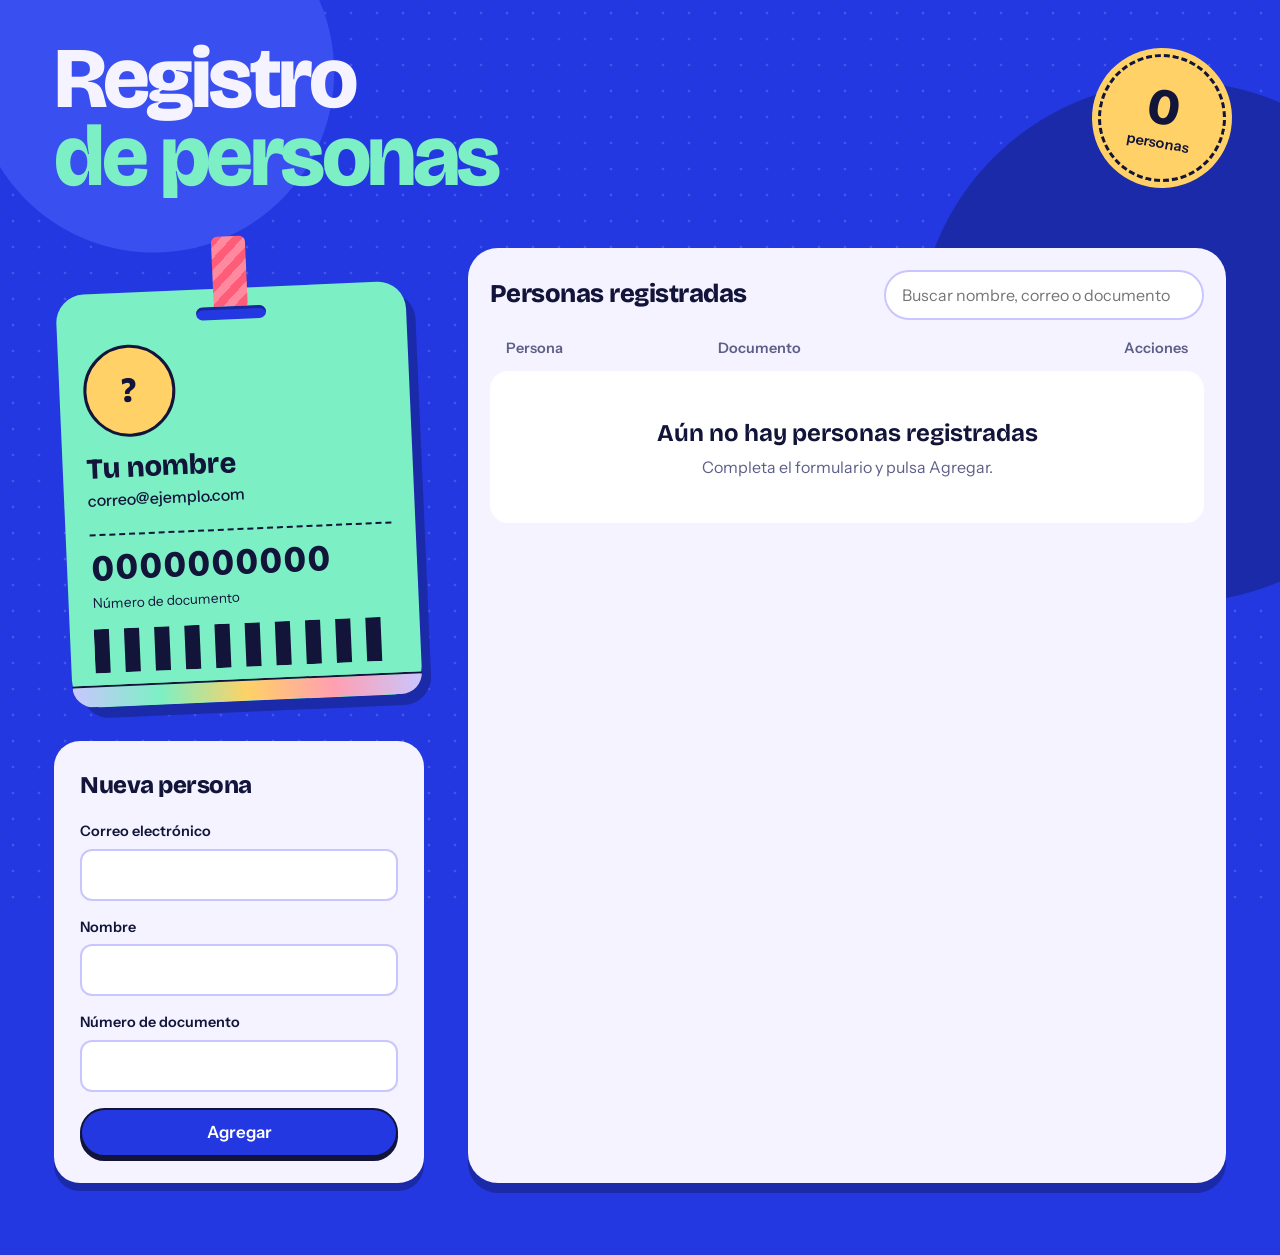
<file: src/features/crud/index.html>
<!DOCTYPE html>
<html lang="es">
<head>
    <meta charset="UTF-8">
    <meta name="viewport" content="width=device-width, initial-scale=1.0">
    <title>Registro de personas</title>
    <link rel="preconnect" href="https://fonts.googleapis.com">
    <link rel="preconnect" href="https://fonts.gstatic.com" crossorigin>
    <link href="https://fonts.googleapis.com/css2?family=Bricolage+Grotesque:opsz,wght@12..96,600;12..96,800&family=Instrument+Sans:wght@400;500;600&display=swap" rel="stylesheet">
    <style>
        :root {
            --cobalto: #2338e0;
            --cobalto-claro: #3a4ff0;
            --cobalto-oscuro: #1a2aa8;
            --papel: #f4f3ff;
            --tinta: #12143a;
            --coral: #ff5c7a;
            --menta: #7cf0c4;
            --lila: #c9c6ff;
            --sol: #ffd166;
            --gris: #5d5f88;
            --display: "Bricolage Grotesque", "Trebuchet MS", sans-serif;
            --texto: "Instrument Sans", "Segoe UI", sans-serif;
        }

        * { box-sizing: border-box; }

        body {
            margin: 0;
            min-height: 100vh;
            background-color: var(--cobalto);
            background-image:
                radial-gradient(circle at 12% 8%, var(--cobalto-claro) 0 180px, transparent 181px),
                radial-gradient(circle at 92% 38%, var(--cobalto-oscuro) 0 260px, transparent 261px),
                radial-gradient(circle at 70% 96%, var(--cobalto-claro) 0 200px, transparent 201px),
                radial-gradient(rgba(244, 243, 255, 0.16) 1.5px, transparent 1.6px);
            background-size: auto, auto, auto, 26px 26px;
            background-attachment: fixed;
            color: var(--tinta);
            font-family: var(--texto);
            font-size: 16px;
            line-height: 1.5;
        }

        .layout {
            max-width: 1220px;
            margin: 0 auto;
            padding: 40px 24px 72px;
            display: grid;
            grid-template-columns: 370px minmax(0, 1fr);
            column-gap: 44px;
        }

        /* ---------- Cabecera ---------- */
        .top {
            grid-column: 1 / -1;
            display: flex;
            align-items: center;
            justify-content: space-between;
            gap: 24px;
            margin-bottom: 52px;
        }
        .top h1 {
            margin: 0;
            font-family: var(--display);
            font-weight: 800;
            font-size: clamp(2.6rem, 7vw, 5.4rem);
            line-height: 0.9;
            letter-spacing: -0.04em;
            color: var(--papel);
        }
        .top h1 span { display: block; color: var(--menta); }

        .sello {
            flex: none;
            display: grid;
            place-content: center;
            width: 128px;
            height: 128px;
            border: 3px dashed var(--tinta);
            border-radius: 50%;
            background: var(--sol);
            box-shadow: 0 0 0 6px var(--sol);
            text-align: center;
            transform: rotate(10deg);
        }
        .sello strong {
            font-family: var(--display);
            font-weight: 800;
            font-size: 3.2rem;
            line-height: 1;
        }
        .sello small { font-weight: 600; font-size: 0.9rem; }

        /* ---------- Columna izquierda ---------- */
        .col-form {
            position: sticky;
            top: 24px;
            align-self: start;
        }

        .carnet {
            position: relative;
            margin: 40px 10px 40px;
            padding: 52px 24px 0;
            border-radius: 28px;
            background: var(--menta);
            box-shadow: 9px 11px 0 var(--cobalto-oscuro);
            transform: rotate(-2.5deg);
            overflow: visible;
        }
        /* cordón */
        .carnet::after {
            content: "";
            position: absolute;
            top: -52px;
            left: 50%;
            width: 34px;
            height: 70px;
            margin-left: -17px;
            background: repeating-linear-gradient(135deg, var(--coral) 0 8px, #ff8aa0 8px 16px);
            border-radius: 6px 6px 0 0;
            z-index: -1;
        }
        /* ranura */
        .carnet::before {
            content: "";
            position: absolute;
            top: 18px;
            left: 50%;
            width: 70px;
            height: 13px;
            margin-left: -35px;
            border-radius: 8px;
            background: var(--cobalto);
            box-shadow: inset 0 3px 0 rgba(0, 0, 0, 0.3);
        }
        .carnet.sellar { animation: sellar 0.5s ease-out; }

        .carnet .avatar { width: 92px; height: 92px; font-size: 2.2rem; }
        .carnet .nombre {
            margin: 16px 0 0;
            font-family: var(--display);
            font-weight: 800;
            font-size: 1.8rem;
            line-height: 1.05;
            overflow-wrap: anywhere;
        }
        .carnet .correo { margin: 4px 0 0; overflow-wrap: anywhere; font-weight: 500; }
        .carnet .documento {
            margin: 22px 0 0;
            padding-top: 14px;
            border-top: 2px dashed var(--tinta);
            font-family: var(--display);
            font-weight: 800;
            font-size: 2.3rem;
            line-height: 1;
            letter-spacing: 0.03em;
            font-variant-numeric: tabular-nums;
            overflow-wrap: anywhere;
        }
        .carnet .nota { margin: 6px 0 16px; font-size: 0.85rem; }
        .barras { display: block; width: 100%; height: 44px; margin-bottom: 12px; }
        .holo {
            height: 22px;
            margin: 0 -24px;
            border-radius: 0 0 28px 28px;
            background: linear-gradient(90deg, var(--lila), var(--menta), var(--sol), #ff9fb2, var(--lila));
            border-top: 2px solid var(--tinta);
        }

        .avatar {
            display: grid;
            place-items: center;
            width: 44px;
            height: 44px;
            border: 3px solid var(--tinta);
            border-radius: 50%;
            background: var(--sol);
            font-family: var(--display);
            font-weight: 800;
            font-size: 1rem;
            flex: none;
        }

        .formulario {
            padding: 26px;
            border-radius: 26px;
            background: var(--papel);
            box-shadow: 0 8px 0 var(--cobalto-oscuro);
        }
        .formulario h2 {
            margin: 0 0 18px;
            font-family: var(--display);
            font-weight: 800;
            font-size: 1.5rem;
            letter-spacing: -0.02em;
        }
        .campo { margin-bottom: 16px; }
        .campo label { display: block; margin-bottom: 6px; font-weight: 600; font-size: 0.9rem; }
        .campo input {
            width: 100%;
            padding: 12px 14px;
            border: 2px solid var(--lila);
            border-radius: 12px;
            background: #fff;
            color: var(--tinta);
            font: inherit;
        }
        .campo input:focus-visible { outline: 3px solid var(--cobalto); outline-offset: 1px; border-color: var(--cobalto); }
        .campo input.invalido { border-color: var(--coral); background: #fff5f7; }

        .mensaje {
            margin: 0 0 16px;
            padding: 10px 14px;
            border-radius: 12px;
            background: #ffe3e8;
            color: #8a1630;
            font-weight: 500;
        }
        .mensaje:empty { display: none; }
        .acciones-form { display: flex; gap: 10px; }

        /* ---------- Botones ---------- */
        .btn {
            display: inline-flex;
            align-items: center;
            justify-content: center;
            gap: 8px;
            padding: 11px 20px;
            border: 2.5px solid var(--tinta);
            border-radius: 999px;
            background: #fff;
            color: var(--tinta);
            font: inherit;
            font-weight: 600;
            line-height: 1;
            white-space: nowrap;
            cursor: pointer;
            box-shadow: 0 4px 0 var(--tinta);
            transition: transform 0.1s ease, box-shadow 0.1s ease;
        }
        .btn:hover { transform: translateY(-2px); box-shadow: 0 6px 0 var(--tinta); }
        .btn:active { transform: translateY(3px); box-shadow: 0 1px 0 var(--tinta); }
        .btn:focus-visible { outline: 3px solid var(--cobalto); outline-offset: 3px; }
        .btn[hidden] { display: none; }
        .btn svg { width: 17px; height: 17px; flex: none; }

        .btn-principal { flex: 1; background: var(--cobalto); border-color: var(--tinta); color: #fff; padding: 14px 20px; font-size: 1.05rem; }
        .btn-editar { background: var(--sol); }
        .btn-eliminar { background: var(--coral); }
        .btn-chico { padding: 9px 14px; font-size: 0.9rem; }

        /* ---------- Tabla ---------- */
        .col-tabla {
            padding: 22px;
            border-radius: 30px;
            background: var(--papel);
            box-shadow: 0 10px 0 var(--cobalto-oscuro);
        }
        .barra {
            display: flex;
            flex-wrap: wrap;
            gap: 12px 16px;
            align-items: center;
            justify-content: space-between;
            margin-bottom: 6px;
        }
        .barra h2 {
            margin: 0;
            font-family: var(--display);
            font-weight: 800;
            font-size: 1.6rem;
            letter-spacing: -0.02em;
        }
        .buscar {
            flex: 1 1 220px;
            max-width: 320px;
            padding: 11px 16px;
            border: 2px solid var(--lila);
            border-radius: 999px;
            background: #fff;
            font: inherit;
            color: var(--tinta);
        }
        .buscar:focus-visible { outline: 3px solid var(--cobalto); outline-offset: 1px; border-color: var(--cobalto); }

        .scroll { overflow-x: auto; }
        table { width: 100%; border-collapse: separate; border-spacing: 0 12px; }
        thead th { padding: 0 16px; text-align: left; font-weight: 600; font-size: 0.9rem; color: var(--gris); }
        tbody td { padding: 16px; background: #fff; vertical-align: middle; }
        tbody td:first-child { border-radius: 18px 0 0 18px; border-left: 12px solid var(--c, var(--lila)); }
        tbody td:last-child { border-radius: 0 18px 18px 0; }
        .persona { display: flex; align-items: center; gap: 14px; min-width: 190px; }
        .persona b { display: block; font-family: var(--display); font-weight: 800; font-size: 1.15rem; line-height: 1.15; overflow-wrap: anywhere; }
        .persona span span { display: block; color: var(--gris); font-size: 0.92rem; overflow-wrap: anywhere; }
        td.doc {
            border-left: 3px dashed var(--lila);
            font-family: var(--display);
            font-weight: 800;
            font-size: 1.3rem;
            font-variant-numeric: tabular-nums;
            white-space: nowrap;
        }
        td.celda-acciones { width: 1%; white-space: nowrap; }
        .acciones { display: flex; gap: 10px; justify-content: flex-end; }

        tr.nuevo td { animation: destello 1.4s ease-out; }
        tr.saliendo td { opacity: 0; transition: opacity 0.18s ease; }

        td.vacio { padding: 44px 20px; border-radius: 18px !important; border-left: 0 !important; text-align: center; color: var(--gris); }
        td.vacio strong { display: block; margin-bottom: 4px; font-family: var(--display); font-size: 1.5rem; color: var(--tinta); }

        @keyframes destello { from { background: var(--menta); } to { background: #fff; } }
        @keyframes sellar {
            0% { transform: rotate(-2.5deg) scale(1); }
            40% { transform: rotate(-5deg) scale(1.06); }
            100% { transform: rotate(-2.5deg) scale(1); }
        }

        @media (max-width: 960px) {
            .layout { grid-template-columns: 1fr; padding: 28px 16px 56px; }
            .col-form { position: static; margin-bottom: 40px; }
            .sello { width: 96px; height: 96px; }
            .sello strong { font-size: 2.3rem; }
            thead { display: none; }
            table, tbody { display: block; }
            tbody tr { display: block; margin-bottom: 14px; background: #fff; border-radius: 18px; border-left: 12px solid var(--c, var(--lila)); padding: 6px; }
            tbody td { display: block; padding: 8px 12px; background: none; border: 0 !important; border-radius: 0 !important; }
            td.doc { border-top: 3px dashed var(--lila) !important; margin-top: 6px; padding-top: 12px; }
            td.celda-acciones { width: auto; }
            .acciones { justify-content: flex-start; }
            tr.nuevo { animation: destello 1.4s ease-out; }
            tr.nuevo td { animation: none; }
        }

        @media (prefers-reduced-motion: reduce) {
            * { animation: none !important; transition: none !important; }
        }
    </style>
</head>
<body>
    <main class="layout">
        <header class="top">
            <h1>Registro <span>de personas</span></h1>
            <div class="sello" aria-live="polite">
                <strong id="contador">0</strong>
                <small id="contadorTxt">personas</small>
            </div>
        </header>

        <section class="col-form" aria-label="Nuevo registro">
            <article class="carnet" id="carnet" aria-hidden="true">
                <div class="avatar" id="pvAvatar">?</div>
                <p class="nombre" id="pvNombre">Tu nombre</p>
                <p class="correo" id="pvCorreo">correo@ejemplo.com</p>
                <p class="documento" id="pvDoc">0000000000</p>
                <p class="nota">Número de documento</p>
                <svg class="barras" id="pvBarras" preserveAspectRatio="none" aria-hidden="true"></svg>
                <div class="holo"></div>
            </article>

            <form class="formulario" id="formulario" novalidate>
                <h2 id="tituloForm">Nueva persona</h2>
                <div class="campo">
                    <label for="correo">Correo electrónico</label>
                    <input type="email" id="correo" autocomplete="off">
                </div>
                <div class="campo">
                    <label for="nombre">Nombre</label>
                    <input type="text" id="nombre" autocomplete="off">
                </div>
                <div class="campo">
                    <label for="documento">Número de documento</label>
                    <input type="text" id="documento" inputmode="numeric" autocomplete="off">
                </div>
                <p class="mensaje" id="mensaje" role="alert"></p>
                <div class="acciones-form">
                    <button type="submit" class="btn btn-principal" id="btnAgregar">Agregar</button>
                    <button type="button" class="btn" id="btnCancelar" hidden>Cancelar</button>
                </div>
            </form>
        </section>

        <section class="col-tabla" aria-label="Personas registradas">
            <div class="barra">
                <h2>Personas registradas</h2>
                <input type="search" class="buscar" id="buscar" placeholder="Buscar nombre, correo o documento" aria-label="Buscar">
            </div>
            <div class="scroll">
                <table>
                    <thead>
                        <tr>
                            <th>Persona</th>
                            <th>Documento</th>
                            <th style="text-align:right">Acciones</th>
                        </tr>
                    </thead>
                    <tbody id="tabla"></tbody>
                </table>
            </div>
        </section>
    </main>

    <script src="crud.js"></script>
</body>
</html>
</file>
